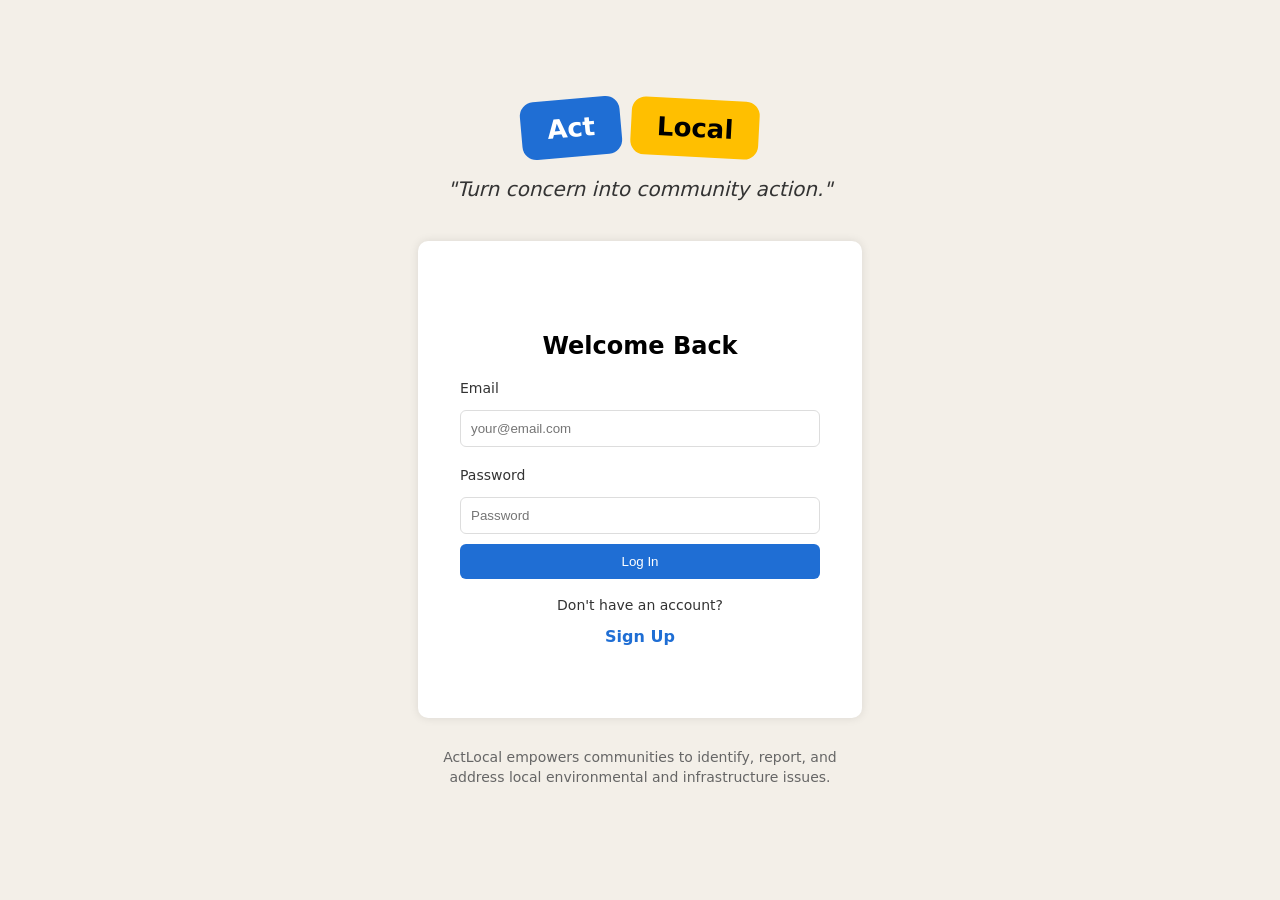
<file: index.html>
<!DOCTYPE html>
<html>

<head>
    <meta name="viewport" content="width=device-width, initial-scale=1.0">
    <title>ActLocal Login</title>
    <link rel="stylesheet" href="./style.css">
</head>

<body class="center">

    <div class="logo">
        <span class="act-logo">Act</span>
        <span class="local-logo">Local</span>
    </div>

    <p class="quote">"Turn concern into community action."</p>

    <div class="card">

        <h2>Welcome Back</h2>

        <form onsubmit="login(event)">

            <label for="email">Email</label>
            <input
                type="email"
                id="loginEmail"
                placeholder="your@email.com"
                required
            >

            <label for="password">Password</label>
            <input
                type="password"
                id="loginPassword"
                placeholder="Password"
                required
            >

            <button type="submit">Log In</button>

        </form>

        <p class="signup-text">Don't have an account?</p>
        <a href="signup.html" class="signup-link">Sign Up</a>

    </div>

    <div id="loginOtpModal" class="modern-modal">

    <div class="modern-modal-box">

        <h2>Verify OTP</h2>
        <p id="loginOtpPhone"></p>

        <div class="otp-container">
    <input type="text" maxlength="1" class="signup-otp-input login-otp-input">
    <input type="text" maxlength="1" class="signup-otp-input login-otp-input">
    <input type="text" maxlength="1" class="signup-otp-input login-otp-input">
    <input type="text" maxlength="1" class="signup-otp-input login-otp-input">
    <input type="text" maxlength="1" class="signup-otp-input login-otp-input">
    <input type="text" maxlength="1" class="signup-otp-input login-otp-input">
</div>

        <p id="loginOtpTimer" class="otp-timer"></p>

<button onclick="resendLoginOTP()" class="btn-light" id="resendLoginBtn" style="display:none;">
    Resend OTP
</button>

        <div class="modern-actions">
            <button onclick="verifyLoginOTP()" class="btn-primary">Verify</button>
            <button onclick="closeLoginOTP()" class="btn-light">Cancel</button>
        </div>

    </div>

</div>

    <p class="footer-text">
        ActLocal empowers communities to identify, report, and address local environmental and infrastructure issues.
    </p>

    <script src="./script.js"></script>

</body>

</html>
</file>
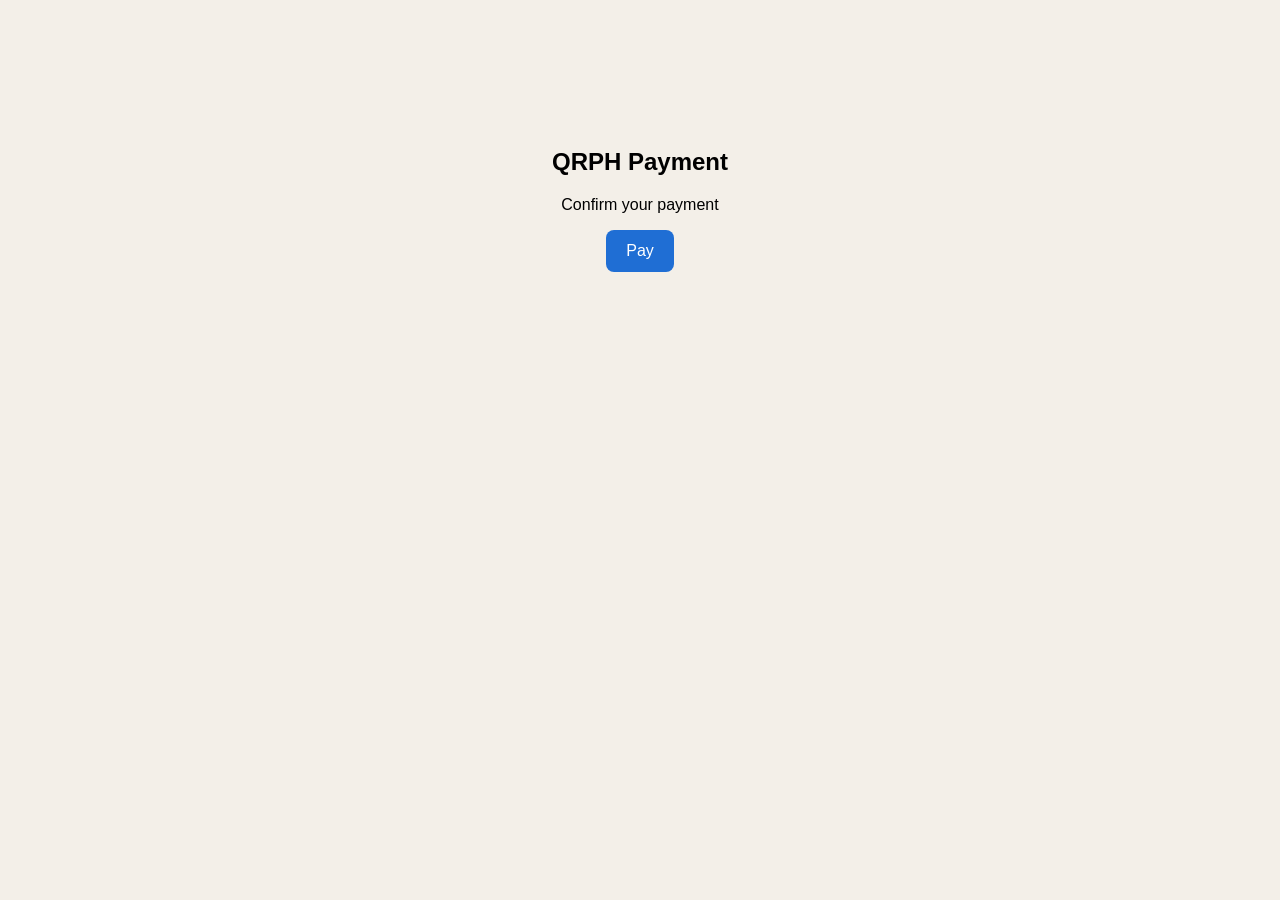
<file: qrpay.html>
<!DOCTYPE html>
<html>

<head>
    <meta name="viewport" content="width=device-width, initial-scale=1.0">
<title>QRPH Payment</title>

<style>

body{
font-family:Arial;
text-align:center;
padding-top:120px;
background:#f3efe8;
transition:background 0.3s,color 0.3s;
}

button{
padding:12px 20px;
font-size:16px;
background:#1f6ed4;
color:white;
border:none;
border-radius:8px;
cursor:pointer;
transition:background 0.2s;
}

button:hover{
background:#1858aa;
}

/* DARK MODE */

body.dark{
background:#0f172a;
color:#f1f5f9;
}

body.dark button{
background:#2563eb;
}

body.dark button:hover{
background:#1d4ed8;
}

</style>

</head>

<body>

<h2>QRPH Payment</h2>
<p>Confirm your payment</p>

<button onclick="payNow()">Pay</button>

<script>

/* load theme from settings */
let theme = localStorage.getItem("theme");

if(theme === "dark"){
document.body.classList.add("dark");
}

function payNow(){
window.location.href = "home.html?payment=success";
}

</script>

</body>
</html>
</file>
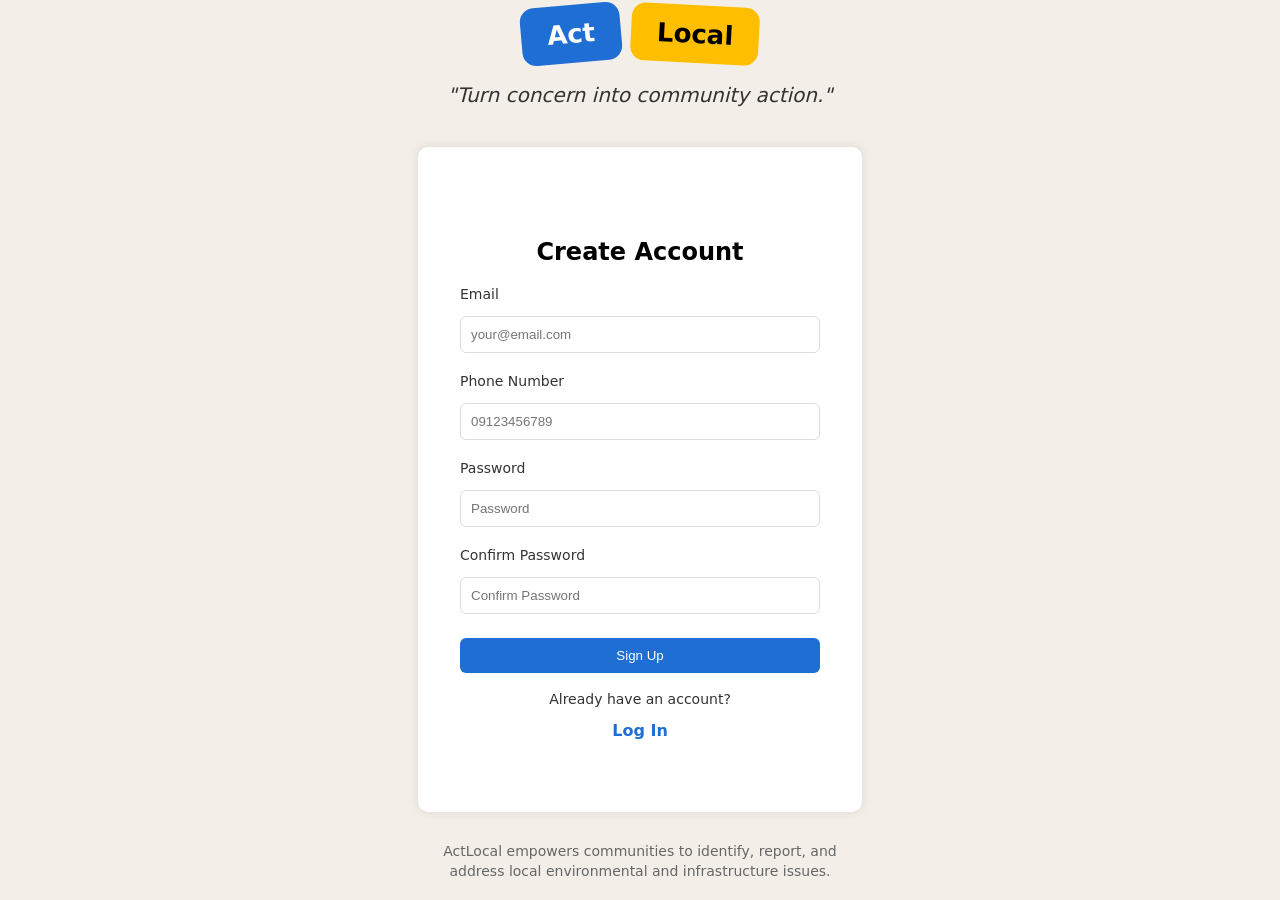
<file: signup.html>
<!DOCTYPE html>
<html>

<head>
    <meta name="viewport" content="width=device-width, initial-scale=1.0">
    <title>ActLocal Sign Up</title>
    <link rel="stylesheet" href="./style.css">
</head>

<body class="center">

    <div class="logo">
        <span class="act-logo">Act</span>
        <span class="local-logo">Local</span>
    </div>

    <p class="quote">"Turn concern into community action."</p>

    <div class="card">

        <h2>Create Account</h2>

        <form onsubmit="signup(event)">

            <label for="email">Email</label>
            <input
                type="email"
                id="signupEmail"
                placeholder="your@email.com"
                required
            >

            <label>Phone Number</label>
            <input 
                type="tel" 
                id="signupPhone" 
                placeholder="09123456789" 
                required
            >
            
            <label for="password">Password</label>
            <input
                type="password"
                id="signupPassword"
                placeholder="Password"
                required
                minlength="6"
            >

            <label for="confirm">Confirm Password</label>
            <input
                type="password"
                id="confirmPassword"
                placeholder="Confirm Password"
                required
            >

            <p id="error-message" class="error"></p>

            <button type="submit">Sign Up</button>

        </form>

        <p class="signup-text">Already have an account?</p>
        <a href="index.html" class="signup-link">Log In</a>

    </div>

    <p class="footer-text">
        ActLocal empowers communities to identify, report, and address local environmental and infrastructure issues.
    </p>

    <!-- SIGNUP OTP MODAL -->
    <div id="signupOtpModal" class="modern-modal">

    <div class="modern-modal-box">

    <h2>Verify Phone Number</h2>

    <p>Enter the OTP sent to your phone</p>

    <div class="otp-container">
    <input type="text" maxlength="1" class="signup-otp-input">
    <input type="text" maxlength="1" class="signup-otp-input">
    <input type="text" maxlength="1" class="signup-otp-input">
    <input type="text" maxlength="1" class="signup-otp-input">
    <input type="text" maxlength="1" class="signup-otp-input">
    <input type="text" maxlength="1" class="signup-otp-input">
</div>

<!-- ⏱ TIMER -->
<p id="signupOtpTimer" style="text-align:center; margin-top:10px;">
    OTP expires in 60 seconds
</p>
<!-- 🔁 RESEND -->
<p style="text-align:center;">
    Didn’t receive code? 
    <span 
        onclick="resendSignupOTP()" 
        style="color:#007bff; cursor:pointer; font-weight:500;"
    >
        Resend
    </span>
</p>

    

    <div class="modern-actions">

    <button class="btn-light" onclick="closeSignupOTP()">Cancel</button>

    <button class="btn-primary" onclick="verifySignupOTP()">Verify</button>

    </div>

    </div>
    </div>

    

    <script src="./script.js"></script>

</body>

</html>
</file>
<file: style.css>
body{
    font-family:Arial;
    background:#f3efe8;
    margin:0;
    font-family: "Geist", "Geist Fallback", system-ui, -apple-system, sans-serif;
}

/* Smooth theme transition */
body,
.navbar,
.post,
.profile-content,
.post-content,
.comment-modal-content,
.modern-modal-box,
.activity-box,
.comment-bubble,
input,
textarea,
button{
transition: 
background 0.35s ease,
color 0.35s ease,
border-color 0.35s ease,
box-shadow 0.35s ease;
}

.center{
    display:flex;
    flex-direction:column;
    align-items:center;
    justify-content:center;
    height:100vh;
}

/* Login/Signup Page */
.logo{
    display:flex;
    justify-content:center;
    align-items:center;
    gap:10px;
    margin-bottom:30px;
}

.act-logo{
    background:#1f6ed4;
    color:white;
    padding:14px 26px;
    font-weight:bold;
    font-size:26px;
    border-radius:14px;
    transform:rotate(-5deg);
}

.local-logo{
    background:#ffbf00;
    color:black;
    padding:14px 26px;
    font-weight:bold;
    font-size:26px;
    border-radius:14px;
    transform:rotate(3deg);
}

.quote{
    text-align:center;
    margin-top:-10px;   
    color:#333;
    font-style:italic;
    font-size: 20px;
    font-weight: 400;
}

.card{
    background:white;
    padding:72px;
    border-radius:10px;
    width:300px;
    text-align:center;
    box-shadow:0 0 10px rgba(0,0,0,0.1);
    margin-top: 20px;
}

.card input,
.card select,
.card textarea{ 
    width:120%;
    padding:10px;
    margin:10px 0;
    border:1px solid #ddd;
    border-radius:6px;
    box-sizing:border-box;
    position:relative;
    left:50%;
    transform:translateX(-50%);
}

.card label{
    display:block;
    text-align:left;
    font-size:14px;
    margin-top:10px;
    margin-bottom:4px;
    color:#333;
    width:120%;               
    position:relative;
    left:50%;
    transform:translateX(-50%); 
}

.card button{
    background:#1f6ed4;
    color:white;
    border:none;
    padding:10px;
    border-radius:6px;
    cursor:pointer;
    width:120%;
    position:relative;
    left:50%;
    transform:translateX(-50%);
}

.signup-text{
    text-align:center;
    margin-top:18px;
    font-size:14px;
    color:#333;
}

.signup-link{
    display:block;
    text-align:center;
    color:#1F6ED4;
    font-weight:500;
    margin-top:6px;
    text-decoration:none;
    font-weight: bold;
}

.signup-link:hover{
    text-decoration:underline;   
}
.footer-text{
    text-align:center;
    font-size:14px;
    color:#666;
    max-width:420px;
    margin-top:30px;
    line-height:1.4;
}

.error{
    color:red;
    font-size:14px;
}
/*======================================================*/

/* Home Page */
.home-logo{
    margin-bottom:0;
    gap:8px;
}

.home-logo .act-logo{
    padding:8px 16px;
    font-size:18px;
    transform: rotate(1deg);
}

.home-logo .local-logo{
    padding:8px 16px;
    font-size:18px;
    transform: rotate(-10deg);
}

.navbar{
display:flex;
justify-content:space-between;
align-items:center;
padding:15px 40px;
background:white;
border-bottom:1px solid #eee;

position:sticky;
top:0;
z-index:1000;
}

#bioCounter{
font-size:12px;
color:#666;
text-align:right;
}

.profile-modal,
.comment-modal,
.delete-comment-modal,
.modern-modal,
.image-viewer{
z-index: 2000;
}


#bioCounter.limit{
color:red;
}

#profileBio{
resize: none;
}

#profileBio{
resize: none;
height: 80px;
overflow-y: auto;
}

.nav-actions{
display:flex;
align-items:center;
gap:12px;
overflow-x:auto;
scrollbar-width:none;
}

.nav-actions::-webkit-scrollbar{
display:none;
}

.nav-item{
    display:flex;
    align-items:center;
    color:#333;
    font-size:15px;
    font-weight:500;
    cursor:pointer;
    padding:6px 10px;
    border-radius:6px;
    transition:0.2s;
}

.nav-item:hover{
    background:#ffbf00;
    color:#000;
}

.nav-item svg{
    width:20px;
    height:18px;
    stroke-width:2;
}

.post-btn{
    background:#1f6ed4;
    color:white;
    border:none;
    padding:8px 14px;
    border-radius:6px;
    cursor:pointer;
}

.feed{
max-width:650px;
width:95%;
margin:20px auto;
}

.post{
    background:white;
    padding:20px;
    border-radius:12px;
    box-shadow:0 2px 10px rgba(0,0,0,0.08);
    margin-bottom:25px;
}

.post-header{
display:flex;
justify-content:space-between;
align-items:center;
margin-bottom:8px; /* reduce space */
}


.post-content{
background:white;
padding:25px;
border-radius:12px;
width:420px;
max-height:90vh;
overflow-y:auto;
}

.post-header{
display:flex;
justify-content:space-between;
align-items:center;
margin-bottom:15px;
}

.post-header h2{
font-size:20px;
}

/* Upload box */

.upload-box{
border:2px dashed #ddd;
border-radius:10px;
padding:25px;
text-align:center;
cursor:pointer;
color:#777;
margin-top:6px;
transition:0.2s;
}

.upload-box:hover{
border-color:#1f6ed4;
background:#f8fbff;
}

.upload-box svg{
width:28px;
height:28px;
margin-bottom:6px;
}

/* Post actions */

.post img{
width:100%;
border-radius:8px;
margin-top:10px;
object-fit:cover;
max-height:300px;
}

.post-actions{
display:flex;
align-items:center;
justify-content:space-between;
}

.post-actions button{
flex:1;
display:flex;
justify-content:center;
align-items:center;
gap:6px;
padding:8px 0;
}

.change-number-btn{
margin-top:8px;
background:none;
border:none;
color:#007bff;
cursor:pointer;
font-size:13px;
}

.modern-input:disabled {
    background-color: #f5f5f5;
    color: #555;
    border: 1px solid #ddd;
    cursor: not-allowed;
}

.post-menu{
flex:0;
margin-left:10px;
}

.post-actions button:hover{
background:#ffbf00;
border-radius:6px;
}

.cancel-btn{
flex:1;
background:#f3f3f3;
border:1px solid #ddd;
padding:10px;
border-radius:6px;
cursor:pointer;
}

.cancel-btn:hover{
background:#e9e9e9;
}

.submit-post{
flex:1;
background:#1f6ed4;
color:white;
border:none;
padding:10px;
border-radius:6px;
cursor:pointer;
transition: 0.2s;
}

body.dark .submit-post{
    background: #ffbf00;
    color: #000;
}

.submit-post:hover{
background:#1858aa;
}

.time{
    color:#888;
    font-size:12px;
}

.tag{
    margin-left:auto;
    background:#ffeaa7;
    padding:4px 10px;
    border-radius:8px;
    font-size:12px;
}

.post img{
    width:100%;
    border-radius:8px;
    margin-top:10px;
}

.post-actions{
    display:flex;
    justify-content:space-between;
    margin-top:10px;
    font-size:13px;
    color:#555;
}

.donate{
    color:#f39c12;
    font-weight:bold;
}

.empty-feed{
    text-align:center;
    color:#777;
    margin-top:40px;
    font-size:14px;
}

.post-item{
    display:flex;
    gap:4px;
}

.post-content{
background:white;
padding:18px 22px; /* reduced padding */
border-radius:12px;
width:420px;
max-height:90vh;
overflow-y:auto;
}

.post-header{
display:flex;
justify-content:space-between;
align-items:center;
margin-bottom:6px; /* reduced space */
}

.post-header h2{
font-size:20px;
margin:0; /* remove default h2 spacing */
}

.post-content label{
font-size:14px;
font-weight:500;
display:block;
margin-top:6px;   /* tighter spacing */
margin-bottom:2px;
}

.post-content input,
.post-content textarea,
.post-content select{
width:100%;
padding:10px;
border:1px solid #ddd;
border-radius:6px;
margin-top:2px;
margin-bottom:8px;
font-size:14px;
}

/* Upload Image Box */

.upload-box{
border:2px dashed #ddd;
border-radius:10px;
padding:25px;
text-align:center;
cursor:pointer;
color:#777;
margin-top:6px;
transition:0.2s;
}

.upload-box:hover{
border-color:#1f6ed4;
background:#f8fbff;
}

.upload-box svg{
width:28px;
height:28px;
margin-bottom:6px;
}

/* Post Buttons */

.post-buttons{
display:flex;
gap:10px;
margin-top:15px;
}

.cancel-post{
flex:1;
background:#f3f3f3;
border:1px solid #ddd;
padding:10px;
border-radius:6px;
cursor:pointer;
transition: 0.2s;
}

.cancel-post:hover{
background:#ffbf00;
}

body.dark .cancel-post:hover{
background:#1f6ed4;
color: white;
}

.submit-post{
flex:1;
background:#1f6ed4;
color:white;
border:none;
padding:10px;
border-radius:6px;
cursor:pointer;
}

.submit-post:hover{
background:#1858aa;
}

/* POST FORM ALIGNMENT FIX */

.post-content form{
display:flex;
flex-direction:column;
}

.post-preview{
width:100%;
margin-top:10px;
border-radius:8px;
display:none;
object-fit:cover;
max-height:250px;
}

.post-content input,
.post-content textarea,
.post-content select{
width:100%;
padding:10px;
border:1px solid #ddd;
border-radius:6px;
box-sizing:border-box;
margin-bottom:10px;
}

.post-content textarea{
resize:none;
height:100px;
}

.custom-select{
position:relative;
width:100%;
}

.select-btn{
display:flex;
justify-content:space-between;
align-items:center;
border:1px solid #ddd;
border-radius:8px;
padding:10px;
cursor:pointer;
background:white;
transition:0.2s;
}

.select-btn:hover{
border-color:#1f6ed4;
}

.upload-box{
position:relative;
border:2px dashed #ddd;
border-radius:10px;
padding:25px;
text-align:center;
cursor:pointer;
color:#777;
margin-top:6px;
transition:0.2s;
overflow:hidden;
}

.upload-box:hover{
border-color:#1f6ed4;
background:#f8fbff;
}

#uploadText{
pointer-events:none;
}

/* IMAGE PREVIEW */

#imagePreview{
width:100%;
height:100%;
object-fit:cover;
border-radius:8px;
display:none;
}

/* REMOVE BUTTON */

#removeImageBtn{
position:absolute;
top:8px;
right:8px;
background:rgba(0,0,0,0.6);
color:white;
border:none;
border-radius:50%;
width:28px;
height:28px;
cursor:pointer;
display:none;
}

/* dropdown list */

.select-options{
position:absolute;
top:105%;
left:0;
width:100%;
background:white;
border-radius:8px;
box-shadow:0 8px 20px rgba(0,0,0,0.1);

max-height:0;
overflow:hidden;

opacity:0;
transform:translateY(-10px);

transition:all 0.25s ease;
z-index:10;
}

.select-options.active{
max-height:260px;
overflow-y:auto;
padding:5px 0;
opacity:1;
transform:translateY(0);
}

.hidden-input{
position:absolute;
opacity:0;
pointer-events:none;
height:0;
width:0;
}

.category-validator{
position:absolute;
top:0;
left:0;
width:100%;
height:100%;
opacity:0;
pointer-events:none;
}

.select-options.active{
max-height:250px;
padding:5px 0;
}

.post-actions button{
display:flex;
align-items:center;
gap:6px;
background:none;
border:none;
cursor:pointer;
font-size:14px;
color:#555;
}

.like-btn{
display:flex;
align-items:center;
gap:6px;
background:none;
border:none;
cursor:pointer;
font-size:14px;
color:#555;
transition:0.2s;
}

.like-btn:hover,
.donate-btn:hover{
background:#ffbf00;
}

body.dark .like-btn:hover,
body.dark .donate-btn:hover{
background:#1f6ed4;
color:white;
}

body.dark .active-item:hover,
body.dark .user-item:hover,
body.dark .post-item:hover{
    background:#1f6ed4;
}

/* Force same hover color for post actions */
.post-actions button:hover{
background:#ffbf00 !important;
color:#000;
}

body.dark .post-actions button:hover{
background:#1f6ed4 !important;
color:white;
}

#postModal{
z-index:4000;
}

.like-btn svg{
width:18px;
height:18px;
transition:0.2s;
}

.like-btn.liked{
color:#e63946;
}

.like-btn.liked svg{
fill:#e63946;
stroke:#e63946;
animation:heartPop 0.3s ease;
}

@keyframes heartPop{
0%{transform:scale(1);}
50%{transform:scale(1.4);}
100%{transform:scale(1);}
}

/* comment section */

.comment-section{
margin-top:10px;
border-top:1px solid #eee;
padding-top:10px;
}

.comment-item{
display:flex;
align-items:flex-start;
gap:8px;
margin-top:6px;
}


.comment-item .comment-avatar{
width:28px;
height:28px;
border-radius:50%;
background:#c8d9f1;
display:flex;
align-items:center;
justify-content:center;
font-weight:bold;
overflow:hidden;
}

.comment-item .comment-avatar img{
width:100%;
height:100%;
object-fit:cover;
}

.comment-item .comment-bubble{
background:#f0f2f5;
border-radius:16px;
padding:6px 10px;
font-size:13px;
max-width:85%;
}

.comment-item strong{
display:block;
font-size:12px;
margin-bottom:2px;
}
/* comment input */

.comment-input-box{
display:flex;
align-items:center;
gap:8px;
margin-top:8px;
}

.comment-input-box input{
width:100%;
border:none;
background:#f0f2f5;
padding:10px 14px;
border-radius:20px;
outline:none;
font-size:14px;
height:34px;
}

.comment-input-box button{
background:none;
border:none;
cursor:pointer;
}

.comment-input-box svg{
width:18px;
height:18px;
color:#1f6ed4;
}

.comment-count{
color:#65676b;
cursor:pointer;
font-size:13px;
}

.comment-count:hover{
text-decoration:underline;
}

/* COMMENT MODAL */

.comment-modal{
display:none;
position:fixed;
top:0;
left:0;
width:100%;
height:100%;
background:rgba(0,0,0,0.7);
justify-content:center;
align-items:center;
}

.comment-modal-content{
background:white;
width:600px;
height:85vh;
border-radius:12px;
display:flex;
flex-direction:column;
overflow:hidden;
}

.comment-heart{
cursor:pointer;
display:flex;
align-items:center;
}

.comment-heart svg{
width:14px;
height:14px;
}

.comment-heart.comment-liked svg{
fill:#e63946;
stroke:#e63946;
animation:heartPop 0.25s ease;
}

.time{
color:#888;
font-size:12px;
white-space:nowrap;
}

.comment-like-count{
font-size:12px;
color:#65676b;
}

@keyframes heartPop{
0%{transform:scale(1);}
50%{transform:scale(1.3);}
100%{transform:scale(1);}
}

/* POST MENU */

.post-menu{
position:relative;
}

.post-dots{
cursor:pointer;
display:flex;
align-items:center;
}

.post-dots svg{
width:20px;
height:20px;
}

.post-dropdown{
position:absolute;
right:0;
top:24px;
background:white;
border-radius:8px;
box-shadow:0 4px 12px rgba(0,0,0,0.15);
display:none;
min-width:150px;
z-index:20;
}

.post-dropdown div{
padding:10px 12px;
cursor:pointer;
display:flex;
align-items:center;
gap:8px;
font-size:14px;
}

.post-dropdown div:hover{
background:#f3f3f3;
}

.post-dropdown svg{
width:16px;
height:16px;
}

.modal-header{
display:flex;
justify-content:center;
align-items:center;
position:relative;
padding:12px;
border-bottom:1px solid #eee;
background:white;
font-weight:600;
}

.modal-header h3{
margin:0;
font-size:18px;
font-weight:600;
}

.close-modal{
position:absolute;
right:15px;
cursor:pointer;
font-size:20px;
}

.modal-scroll{
flex:1;
overflow-y:auto;
padding:15px;
}

.modal-comment-input{
display:flex;
align-items:center;
gap:10px;
padding:10px 15px;
border-top:1px solid #eee;
background:white;
}

/* modal post header */

.modal-post-header{
display:flex;
align-items:center;
gap:10px;
margin-bottom:10px;
}

.modal-avatar{
width:40px;
height:40px;
border-radius:50%;
background:#c8d9f1;
display:flex;
align-items:center;
justify-content:center;
font-weight:bold;
overflow:hidden;
}

.modal-avatar img{
width:100%;
height:100%;
object-fit:cover;
}

.modal-post-user{
display:flex;
flex-direction:column;
}

.modal-post-user strong{
font-size:15px;
}

.modal-post-image{
width:100%;
max-height:350px;
object-fit:cover;
border-radius:8px;
margin-top:10px;
display:block;
}

.post-image{
cursor:pointer;
transition:0.2s;
}

.modal-post-image{
cursor:pointer;
transition:0.25s ease;
}

.post-image:hover{
opacity:0.9;
}

.image-viewer img{
max-width:90%;
max-height:90%;
object-fit:contain;
border-radius:8px;
transition:transform 0.1s ease;
cursor:grab;
user-select:none;
}

.image-viewer img:active{
cursor:grabbing;
}

.no-scroll{
overflow:hidden;
height:100vh;
}

.modal-post-title{
font-size:18px;
font-weight:600;
margin:8px 0;
}

/* ================= CATEGORY ACTIVE (PC) ================= */

/* Default active (All / Other) */
.nav-item.active{
background:#ffbf00;
color:#000;
border-radius:6px;
}

/* Water */
.nav-item.waterpollution.active{
background:#38bdf8;
color:#083344;
}

/* Air */
.nav-item.airpollution.active{
background:#cbd5f5;
color:#1e293b;
}

/* Waste */
.nav-item.wastemanagement.active{
background:#86efac;
color:#14532d;
}

/* Infrastructure */
.nav-item.infrastructure.active{
background:#fcd34d;
color:#111827;
}

/* Coastal */
.nav-item.coastaldegradation.active{
background:#7dd3fc;
color:#0c4a6e;
}

/* Climate */
.nav-item.climateresilience.active{
background:#4ade80;
color:#052e16;
}

/* Fire */
.nav-item.firehazard.active{
background:#f87171;
color:#7f1d1d;
}

/* Flood */
.nav-item.flooddrainage.active{
background:#60a5fa;
color:#1e3a8a;
}

/* Other */
.nav-item.other.active{
background:#ffbf00;
color:#000;
}

body.dark .other.active,
body.dark .nav-item.active{
    color: #000;
}

/* DARK MODE: ALL category active */
body.dark .nav-item.all.active{
background:#1f6ed4 !important;
color:#000 !important;
}


body.dark .nav-item.all.active svg{
stroke:#000 !important;
}


/* DARK MODE HOVER TEXT COLOR */
body.dark .nav-item:hover,
body.dark .post-btn:hover{
color:#000;
}

/* DARK MODE FIX - ALL category should stay blue */
body.dark .category-nav .nav-item.all.active{
background:#1f6ed4 !important;
color:white !important;
}


/* icon stroke color */
body.dark .nav-item:hover svg,
body.dark .post-btn:hover svg{
stroke:#000;
}
/* comment row */

.comment-row{
display:flex;
align-items:flex-start;
gap:8px;
margin:10px 0;
}

/* avatar */

.comment-avatar{
width:32px;
height:32px;
border-radius:50%;
background:#c8d9f1;
display:flex;
align-items:center;
justify-content:center;
font-weight:bold;
overflow:hidden;
}

.comment-avatar img{
width:100%;
height:100%;
object-fit:cover;
}

/* comment bubble */

.comment-bubble{
background:#f0f2f5;
border-radius:18px;
padding:8px 12px;
max-width:80%;
font-size:14px;
}

.comment-bubble strong{
font-size:13px;
display:block;
margin-bottom:2px;
}

.comment-text{
font-size:14px;
}

/* comment input container */

.comment-input-container{
display:flex;
align-items:center;
gap:8px;
margin-top:10px;
}

/* user avatar */

.comment-user-avatar{
width:34px;
height:34px;
border-radius:50%;
background:#c8d9f1;
display:flex;
align-items:center;
justify-content:center;
font-weight:bold;
overflow:hidden;
flex-shrink:0;
}

.comment-user-avatar img{
width:100%;
height:100%;
object-fit:cover;
}

/* comment input */

.comment-input-box{
flex:1;
}

.comment-meta{
margin-top:4px;
font-size:12px;
color:#65676b;
display:flex;
gap:8px;
align-items:center;
}

.comment-like{
cursor:pointer;
font-weight:600;
}

.comment-like:hover{
text-decoration:underline;
}

.comment-liked{
color:#1f6ed4;
}

.comment-like-count{
font-size:12px;
color:#65676b;
}

.view-more-comments{
font-size:13px;
color:#65676b;
cursor:pointer;
margin-top:5px;
}

.view-more-comments:hover{
text-decoration:underline;
}

.comment-delete{
cursor:pointer;
margin-left:8px;
color:#888;
}

.comment-delete:hover{
color:#e53935;
}

/* COMMENT MENU */

.comment-menu{
position:relative;
margin-left:6px;
}

.comment-dots{
cursor:pointer;
display:flex;
align-items:center;
}

.comment-dots svg{
width:18px;
height:18px;
color:#65676b;
}

.comment-dropdown{
position:absolute;
right:0;
top:22px;
background:white;
border-radius:8px;
box-shadow:0 4px 12px rgba(0,0,0,0.15);
display:none;
min-width:180px;
z-index:20;
}

.comment-dropdown div{
padding:10px 12px;
cursor:pointer;
display:flex;
align-items:center;
gap:8px;
font-size:14px;
white-space:nowrap; /* prevents line break */
}

.comment-dropdown div:hover{
background:#f3f3f3;
}

.comment-dropdown svg{
width:16px;
height:16px;
}

.edit-comment-input{
width:90%;
border:none;
background:#fff;
border-radius:6px;
padding:6px 8px;
font-size:14px;
outline:2px solid #1f6ed4;
}

.edit-actions{
display:flex;
gap:6px;
margin-top:5px;
}

.edit-actions button{
background:#1f6ed4;
color:white;
border:none;
padding:4px 8px;
border-radius:4px;
cursor:pointer;
font-size:12px;
}

body.dark .select-btn{
background:#0f172a;
color:#f1f5f9;
border:1px solid #475569;
}

/* Category dropdown menu */
body.dark .select-options{
background:#1e293b;
border:1px solid #334155;
}

/* Category items */
body.dark .select-options div{
color:#f1f5f9;
}

.edit-actions button:last-child{
background:#999;
}

/* DELETE COMMENT MODAL */

.delete-comment-modal{
display:none;
position:fixed;
top:0;
left:0;
width:100%;
height:100%;
background:rgba(0,0,0,0.6);
justify-content:center;
align-items:center;
z-index:4000;
}

/* 3 dots hover effect */
.post-dots,
.comment-dots{
cursor:pointer;
padding:4px;
border-radius:6px;
transition:background 0.2s;
}

.post-dots:hover,
.comment-dots:hover{
background:#e5e7eb;
}

body.dark .post-dots:hover,
body.dark .comment-dots:hover{
background:#334155;
}

.delete-comment-box{
background:white;
padding:25px;
border-radius:12px;
width:320px;
text-align:center;
}

.delete-comment-box h3{
margin-bottom:10px;
}

.delete-comment-box p{
font-size:14px;
color:#555;
margin-bottom:20px;
}

.delete-comment-actions{
display:flex;
justify-content:center;
gap:10px;
}

.cancel-delete{
background:#f3f3f3;
border:1px solid #ddd;
padding:8px 16px;
border-radius:6px;
cursor:pointer;
}

.confirm-delete{
background:#e53935;
color:white;
border:none;
padding:8px 16px;
border-radius:6px;
cursor:pointer;
}

.confirm-delete:hover{
background:#c62828;
}

.post-actions svg{
width:18px;
height:18px;
}

/* option items */

.select-options div{
padding:10px 12px;
cursor:pointer;
transition:0.15s;
}

.select-options div:hover{
background:#ffbf00;
color:black;
border-radius:6px;
margin:0 6px;
}

.save-btn.saved{
background:#22c55e;
color:white;
transform:scale(0.95);
}

.upload-error{
border:2px solid #ef4444 !important;
background:#fee2e2;
transition:all 0.3s ease;
}
/* Profile */

.profile-modal{
    display:none;
    position:fixed;
    top:0;
    left:0;
    width:100%;
    height:100%;
    background:rgba(0,0,0,0.4);
    align-items:center;
    justify-content:center;
}

.profile-content{
    background:white;
    padding:15px 25px 25px 25px; /* less top padding */
    border-radius:12px;
    width:420px;
    max-height:90vh;
    overflow-y:auto;
}

.profile-header{
display:flex;
justify-content:space-between;
align-items:center;
margin-bottom:15px;
}

.close-btn{
    cursor:pointer;
    font-size:18px;
}

.profile-avatar{
width:110px;
height:110px;
border-radius:50%;
background:#c8d9f1;
display:flex;
align-items:center;
justify-content:center;
position:relative;
overflow:hidden;
margin:auto;
cursor:pointer;
flex-shrink:0;
aspect-ratio:1/1;
}

.profile-info h3{
    text-align:center;
    margin-bottom:4px;
}

.profile-email{
    text-align:center;
    color:#777;
    margin-bottom:20px;
}

.profile-actions{
    display:flex;
    flex-direction:column;
    gap:10px;
    margin-top:15px;
}

.settings-btn{
    color:black;
}

.logout-btn{
    color:red;
}


.save-btn{
    color: black;
    transition:all 0.25s ease;
}

.savesettings-btn{
    margin-top: 10px;
}

.settings-btn,
.logout-btn,
.save-btn{
width:100%;
background:white;
border:1px solid #ddd;
display:flex;
align-items:center;      
justify-content:center;  
gap:8px;                 
padding:10px;
cursor:pointer;
}

.settings-btn svg{
width:18px;
height:18px;
}

.logout-btn svg{
width:20px;
height:20px;
}

.settings-btn:hover,
.save-btn:hover,
.logout-btn:hover{
    background: #ffbf00;
    transition:0.2s;
    color: black;
}

.save-btn.saved{
background:#22c55e;
color:white;
transform:scale(0.95);
}

.profile-content input:not([type="checkbox"]),
.profile-content textarea{
    width:100%;
    padding:10px;
    margin:8px 0;
    border:1px solid #ddd;
    border-radius:6px;
    box-sizing:border-box;
    position:static;
    transform:none;
}

.profile-content label:not(.theme-switch){
    display:block;
    text-align:left;
    font-size:14px;
    margin-top:10px;
    margin-bottom:4px;
    color:#333;
    width:100%;
    position:static;
    transform:none;
    font-weight: 500;
}

.activity{
    display:flex;
    justify-content:space-between;
    gap:10px;
    margin:15px 0;
}

.activity-title{
    font-weight: 500;
}

.activity-box{
    flex:1;
    background:#f5f5f5;
    padding:12px;
    border-radius:8px;
    text-align:center;
}

.activity-box strong{
    display:block;
    font-size:18px;
}

.activity-box:nth-child(1) strong{
color:#1f6ed4; 
}

.activity-box:nth-child(2) strong{
color:#27ae60;
}

.activity-box:nth-child(3) strong{
color:#f39c12; 
}

.activity-box span{
    font-size:12px;
    color:#666;
}

hr{
border:0;
border-top:2px solid #ddd;
}



.profile-info h3{
text-align:center;
margin-bottom:2px;   /* reduces space below the name */
}

.profile-email{
text-align:center;
color:#777;
margin-top:0;        /* removes extra space above email */
margin-bottom:10px;  /* space before the next section */
}

.profile-avatar-container{
display:flex;
justify-content:center;
align-items:center;
margin-bottom:15px;
}

.profile-avatar{
width:110px;
height:110px;
border-radius:50%;
background:#c8d9f1;
display:flex;
align-items:center;
justify-content:center;
position:relative;
overflow:hidden;
margin:auto;
cursor:pointer;
flex-shrink:0;
}

.profile-avatar img{
width:100%;
height:100%;
object-fit:cover;
border-radius:50%;
display:none;
}

#profileAvatar{
font-size:28px;
font-weight:bold;
color:#333;
}

.avatar-overlay{
position:absolute;
top:0;
left:0;
width:100%;
height:100%;
border-radius:50%;
background:rgba(0,0,0,0.55);

display:flex;
flex-direction:column;
align-items:center;
justify-content:center;

color:white;
font-size:12px;
text-align:center;

opacity:0;
pointer-events:none;
transition:opacity 0.25s ease;
}

.profile-avatar:hover .avatar-overlay{
opacity:1;
}

.profile-avatar label{
all:unset;
}

.avatar-overlay svg{
margin-top:5px;
width:22px;
height:22px;
}

#imageUpload{
display:none;
}

/* Settings */
.settings-section{
font-size:14px;
font-weight:600;
margin-top:10px;
margin-bottom:8px;
color:#444;
}

.profile-info select{
width:100%;
padding:10px;
border:1px solid #ddd;
border-radius:6px;
margin-bottom:10px;
background:white;
}

/* OTP SECTION */

.otp-container{
margin-top:10px;
}

.signup-otp-container{
display:flex;
justify-content:center;
gap:10px;
margin-top:20px;
}
.post-video {
    width: 100%;
    max-height: 400px;
    object-fit: cover;
    border-radius: 10px;
    display: block;
}
.signup-otp-input{
width:45px;
height:55px;
font-size:22px;
text-align:center;
border:2px solid #ddd;
border-radius:10px;
outline:none;
transition:0.2s;
}
.modal-post-video {
    width: 100%;
    max-height: 70vh; /* taller than feed */
    object-fit: contain; /* IMPORTANT: no cropping */
    border-radius: 10px;
    display: block;
}
.progress-bar {
    width: 100%;
    height: 8px;
    background: #eee;
    border-radius: 5px;
    margin-top: 5px;
}

.nav-item.completed.active{
    background:#22c55e;
    color:#052e16;
}

.tag.completed{
    background:#22c55e;
    color:#052e16;
}

.progress-fill {
    height: 100%;
    background: #4caf50;
    border-radius: 5px;
}

.signup-otp-input:focus{
border-color:#4CAF50;
box-shadow:0 0 5px rgba(76,175,80,0.4);
}

.signup-otp-input.filled{
border-color:#4CAF50;
}

.phone-row{
display:flex;
gap:8px;
}

.verify-btn{
background:#1f6ed4;
color:white;
border:none;
margin-top: 10px;
height: 40px;
padding:0 12px;
border-radius:6px;
cursor:pointer;
}

body.dark .verify-btn{
    background: #ffbf00;
    color: #000;
}

.verify-btn:hover{
background:#1858aa;
}

.otp-section{
margin-top:15px;
}

.otp-section{
margin-top:15px;
}

.otp-boxes{
display:flex;
gap:8px;
margin:10px 0;
}

.otp-input{
width:40px;
height:45px;
text-align:center;
font-size:18px;
border:1px solid #ddd;
border-radius:6px;
}

.otp-input:focus{
border-color:#1f6ed4;
outline:none;
}

.otp-actions{
display:flex;
gap:10px;
}

.resend-btn{
background:#f5f5f5;
border:1px solid #ddd;
padding:8px 12px;
border-radius:6px;
cursor:pointer;
}

.otp-timer{
font-size:13px;
color:#666;
margin-top:5px;
}

.verified-badge{
color:#22c55e;
font-weight:600;
margin-top:10px;
}

.verify-otp{
background:#22c55e;
color:white;
border:none;
padding:10px;
border-radius:6px;
cursor:pointer;
font-weight:500;
display:flex;
align-items:center;
justify-content:center;
gap:6px;
flex:1;
transition:0.2s;
}

.verify-otp:hover{
background:#16a34a;
}

/* resend button */

.resend-otp{
background:white;
color:#333;
border:1px solid #ddd;
padding:10px;
border-radius:6px;
cursor:pointer;
display:flex;
align-items:center;
justify-content:center;
gap:6px;
flex:1;
transition:0.2s;
}

.resend-otp:hover{
background:#f3f3f3;
}

/* icons */

.verify-otp svg,
.resend-otp svg{
width:18px;
height:18px;
}

/* Feed */
.profile-avatar-small{
width:35px;
height:35px;
border-radius:50%;
background:#c8d9f1;
display:flex;
align-items:center;
justify-content:center;
font-weight:bold;
}
.post-name{
white-space:nowrap;
}

.post h3{
margin:6px 0;
}

.post-stats{
display:flex;
gap:20px;
margin-top:8px;
font-size:13px;
color:#666;
}

.donate-total{
color:#f39c12;
font-weight:600;
}

.post-actions{
display:flex;
justify-content:space-between;
margin-top:12px;
border-top:1px solid #eee;
padding-top:10px;
}

.post-actions button{
background:none;
border:none;
cursor:pointer;
font-size:14px;
color:#555;
}

.donate-btn{
background:#ffbf00;
padding:6px 14px;
border-radius:6px;
color:black;
font-weight:500;
}

/* Payment */
.modern-modal{
position:fixed;
top:0;
left:0;
width:100%;
height:100%;
background:rgba(0,0,0,0.6);

display:none;
justify-content:center;
align-items:center;

overflow-y:auto;   /* scroll modal if content is long */


}

.modern-modal-box{
background:white;
padding:28px;
border-radius:14px;
width:380px;
max-width:90%;
box-shadow:0 10px 30px rgba(0,0,0,0.2);

max-height:80vh;
overflow-y:auto;
}

.modern-input{

padding:12px;
border:1px solid #ddd;
border-radius:8px;
margin-top:10px;
margin-bottom:15px;
}

.modern-actions{
display:flex;
justify-content:flex-end;
gap:10px;
}

.btn-primary{
background:#1f6ed4;
color:white;
border:none;
padding:10px 16px;
border-radius:8px;
cursor:pointer;
}

.btn-light{
background:#f3f3f3;
border:none;
padding:10px 16px;
border-radius:8px;
cursor:pointer;
}

.comment-modal .post-actions{
display:flex;
align-items:center;
justify-content:space-between;
gap:10px;
margin-top:12px;
border-top:1px solid #eee;
padding-top:10px;
}

.comment-modal .post-actions button{
flex:1;
display:flex;
justify-content:center;
align-items:center;
gap:6px;
}

/* 3 dots menu alignment */
.comment-modal .post-menu{
flex:1;
display:flex;
justify-content:center;
}

.payment-grid{
display:grid;
grid-template-columns:repeat(2,1fr);
gap:12px;
margin-top:20px;
}

.payment-card{
border:1px solid #eee;
border-radius:10px;
padding:16px;
text-align:center;
cursor:pointer;
transition:0.2s;
}

.payment-card:hover{

border-color:#1f6ed4;
}

.payment-otp-input{
width:40px;
height:45px;
text-align:center;
font-size:18px;
border:1px solid #ddd;
border-radius:6px;
}

body.dark .view-more-comments{
color:#f1f5f9;
}

.payment-otp-input:focus{
border-color:#1f6ed4;
outline:none;
}

.processing-box{
text-align:center;
}

.loader{
width:40px;
height:40px;
border:4px solid #ddd;
border-top:4px solid #1f6ed4;
border-radius:50%;
margin:auto;
margin-bottom:15px;
animation:spin 1s linear infinite;
}

@keyframes spin{
0%{transform:rotate(0deg);}
100%{transform:rotate(360deg);}
}

.success-box{
text-align:center;
}

.success-icon{
font-size:40px;
color:#2ecc71;
margin-bottom:10px;
}

.modern-actions{
display:flex;
justify-content:flex-start;
margin-top:10px;
}

.qr-image{
width:220px;
height:220px;
object-fit:contain;
margin:20px auto;
display:block;
}

/* FULL IMAGE VIEW */

.image-viewer{
position:fixed;
top:0;
left:0;
width:100%;
height:100%;
background:rgba(0,0,0,0.9);
display:none;
justify-content:center;
align-items:center;
z-index:2000;
}

.image-viewer img{
cursor: grab;
user-select: none;
-webkit-user-drag: none;
}

.close-image{
position:absolute;
top:20px;
right:30px;
font-size:30px;
color:white;
cursor:pointer;
}

/* DarkMode */
/* Toggle container */
.theme-switch{
width:50px !important;
height:26px;
display:inline-block !important;
position: relative;   /* FIX */
}

/* Hide checkbox */
.theme-switch input{
opacity:0;
width:0;
height:0;
}

/* Slider background */
.slider{
position:absolute;
top:0;
left:0;
right:0;
bottom:0;
background:#ccc;
border-radius:34px;
cursor:pointer;
transition:0.3s;
}

/* Circle */
.slider:before{
content:"";
position:absolute;
height:20px;
width:20px;
left:3px;
bottom:3px;
background:white;
border-radius:50%;
transition:0.3s;
}

/* ON state */
input:checked + .slider{
background:#2563eb;
}

input:checked + .slider:before{
transform:translateX(24px);
}

/* ================= DARK MODE ================= */

body.dark{
background:#0f172a;
color:#f1f5f9;
}

/* Comment time */
body.dark .comment-time{
color:#f1f5f9;
}

body.dark .logout-btn{
color:#ff4d4d;
background:#1e293b;
}

body.dark .settings-btn{
    background:#1e293b;
    color: white;
}

body.dark .logout-btn:hover{
color:white;
background:#1f6ed4;
}

body.dark .settings-btn:hover{
    background:#1f6ed4;

}

/*
body.dark .logout-btn, 1f6ed4*/


/* Comment like count */
body.dark .comment-like-count{
color:#f1f5f9;
}

/* Comment heart icon (not liked yet) */
body.dark .comment-heart svg{
color:#f1f5f9;
}

body.dark .post-dots svg,
body.dark .comment-dots svg{
color:#f1f5f9;
stroke:#f1f5f9;
}

body.dark .post-dropdown,
body.dark .comment-dropdown{
background:#1e293b;
border:1px solid #334155;
}

/* Dropdown text */
body.dark .post-dropdown div,
body.dark .comment-dropdown div{
color:#f1f5f9;
}

/* Dropdown hover */
body.dark .post-dropdown div:hover,
body.dark .comment-dropdown div:hover{
background:#334155;
}

/* Delete modal box */
body.dark .delete-comment-box{
background:#1e293b;
color:#f1f5f9;
}

body.dark .delete-comment-box p{
color:#f1f5f9;
}

body.dark #categoryOptions div:hover{
background:#1f6ed4;
color:white;
}

/* Cancel button */
body.dark .cancel-delete{
background:#334155;
color:#f1f5f9;
border:1px solid #475569;
}

/* Cancel hover */
body.dark .cancel-delete:hover{
background:#475569;
}

/* Post time */
body.dark .time{
color:#f1f5f9;
}

/* Navbar */

body.dark .navbar{
background:#1e293b;
border-bottom:1px solid #334155;
}

/* Text */

body.dark h1,
body.dark h2,
body.dark h3,
body.dark h4,
body.dark strong{
color:#f1f5f9;
}

/* Posts */

body.dark .post{
background:#1e293b;
color:#e2e8f0;
}

body.dark .post-stats{
color:#cbd5f5;
}

body.dark .donate-total{
color:#facc15;
}

body.dark .post-actions button{
color:#e2e8f0;
}

body.dark .post-actions button:hover{
background:#334155;
}

/* Modal header */
body.dark .modal-header{
background:#1e293b;
color:#f1f5f9;
border-bottom:1px solid #334155;
}

/* Modal body */
body.dark .modal-scroll{
background:#1e293b;
color:#e2e8f0;
}

/* Comment input area */
body.dark .modal-comment-input{
background:#1e293b;
border-top:1px solid #334155;
}

/* Comment input box */
body.dark .comment-input-box input{
background:#0f172a;
color:#f1f5f9;
}

/* Close button */
body.dark .close-modal{
color:#e2e8f0;
}


/* Modals */

body.dark .profile-content,
body.dark .post-content,
body.dark .comment-modal-content,
body.dark .modern-modal-box{
background:#1e293b;
color:#e2e8f0;
}

/* Inputs */

body.dark input,
body.dark textarea,
body.dark select{
background:#0f172a;
color:#f1f5f9;
border:1px solid #475569;
}

/* Activity boxes */

body.dark .activity-box{
background:#334155;
}

/* Comment bubble */

body.dark .comment-bubble{
background:#334155;
}

/* Upload box */

body.dark .upload-box{
border:2px dashed #475569;
color:#cbd5f5;
}
/* Buttons */

body.dark .btn-light{
background:#334155;
color:#f1f5f9;
}

body.dark .btn-primary{
background:#2563eb;
color:white;
}

/* Profile buttons */

body.dark .save-btn{
background:#1e293b;
color:#f1f5f9;
border:1px solid #475569;
}

body.dark .save-btn:hover{
    background: #1f6ed4;
}

/* Navbar items */

body.dark .nav-item{
color:#e2e8f0;
}



.nav-item:not(.waterpollution):not(.airpollution):not(.wastemanagement)
:not(.infrastructure):not(.coastaldegradation):not(.climateresilience)
:not(.firehazard):not(.flooddrainage):hover{
background:#ffbf00;
color:#000;
}

.tag{
font-weight:600;
padding:4px 12px;
border-radius:999px;
font-size:12px;
}

body.dark .comment-count{
color:#cbd5f5;
}

body.dark .comment-count:hover{
color:#f1f5f9;
text-decoration:underline;
}

/* Bio counter */
body.dark #bioCounter{
color:#cbd5f5;
}

/* ===== CATEGORY COLORS ===== */

/* Water */
.tag.waterpollution{
background:#38bdf8;
color:#083344;
}

/* Air */
.tag.airpollution{
background:#cbd5f5;
color:#1e293b;
}

/* Waste */
.tag.wastemanagement{
background:#86efac;
color:#14532d;
}

/* Infrastructure */
.tag.infrastructure{
background:#fcd34d;
color:#111827;
}

/* Coastal */
.tag.coastaldegradation{
background:#7dd3fc;
color:#0c4a6e;
}

/* Climate */
.tag.climateresilience{
background:#4ade80;
color:#052e16;
}

/* Fire */
.tag.firehazard{
background:#f87171;
color:#7f1d1d;
}

/* Flood */
.tag.flooddrainage{
background:#60a5fa;
color:#1e3a8a;
}

.tag.other{
background:#ffbf00;
color:#000;
}

/* Water */
.nav-item.waterpollution:hover{
background:#38bdf8;
color:#083344;
}

/* Air */
.nav-item.airpollution:hover{
background:#cbd5f5;
color:#1e293b;
}

/* Waste */
.nav-item.wastemanagement:hover{
background:#86efac;
color:#14532d;
}

/* Infrastructure */
.nav-item.infrastructure:hover{
background:#fcd34d;
color:#111827;
}

/* Coastal */
.nav-item.coastaldegradation:hover{
background:#7dd3fc;
color:#0c4a6e;
}

/* Climate */
.nav-item.climateresilience:hover{
background:#4ade80;
color:#052e16;
}

/* Fire */
.nav-item.firehazard:hover{
background:#f87171;
color:#7f1d1d;
}

/* Flood */
.nav-item.flooddrainage:hover{
background:#60a5fa;
color:#1e3a8a;
}

/* Activity labels (Posts, Donated, Followers) */
body.dark .activity-box span{
color:#cbd5f5;
}

.tag strong{
color:inherit;
}

/* Followers / post labels */
body.dark .activity-title{
color:#f1f5f9;
}

body.dark .profile-content label:not(.theme-switch){
color:#e2e8f0;
}

body.dark .otp-timer{
color:#e2e8f0;
}
body.dark .save-btn.saved{
background:#16a34a;
color:white;
box-shadow:0 0 10px rgba(34,197,94,0.5);
}

.send-comment{
background:none;
border:none;
cursor:pointer;
display:flex;
align-items:center;
justify-content:center;
padding:6px;
}

.send-comment svg{
width:20px;
height:20px;
color:#1f6ed4;
}

.send-comment:hover{
background:#ffbf00;
border-radius:50%;
}

body.dark .send-comment svg{
color:#ffbf00;
}

body.dark .send-comment:hover{
background:#1f6ed4;
}


@media (max-width:768px){

/* center card properly */
.card{
width:80%;
max-width:420px;
padding:40px 30px;
}

/* fix overflow caused by 120% width */
.card input,
.card select,
.card textarea,
.card button{
width:100%;
left:0;
transform:none;
}

/* fix labels */
.card label{
width:100%;
left:0;
transform:none;
}

/* logo slightly smaller */
.act-logo,
.local-logo{
font-size:22px;
padding:12px 18px;
}

/* quote spacing */
.quote{
font-size:18px;
padding:0 20px;
}

/* footer spacing */
.footer-text{
padding:0 20px;
}



}

/* ================= MOBILE NAVBAR ================= */

@media (max-width:768px){

/* TOP NAVBAR */
.navbar{
padding:12px 16px;
}

/* Hide category nav from top */
.category-nav{
position:fixed;
bottom:0;
left:0;
width:100%;
background:white;
border-top:1px solid #eee;
display:flex;
justify-content:space-around;
padding:8px 0;
z-index:1500;
}

/* Scrollable categories */
.category-nav{
overflow-x:auto;
gap:6px;
}

/* Prevent bottom bar covering feed */
.feed{
padding-bottom:70px;
}

/* Icon only */
.category-nav .post-text{
display:none;
}

/* Center icons */
.category-nav .nav-item{
flex-direction:column;
font-size:12px;
padding:6px;
}

/* Smaller icons */
.category-nav svg{
width:22px;
height:22px;
}

}

/* ================= MOBILE PROFILE MODAL ================= */

@media (max-width:768px){

.profile-modal{
align-items:stretch;
}

.profile-content{
width:100%;
height:100vh;
border-radius:0;

display:flex;
flex-direction:column;

overflow:hidden; /* prevents double scroll */
}

/* Make the inside scroll */
.profile-info{
flex:1;
overflow-y:auto;
padding-bottom:20px;
}

/* Activity + buttons remain visible */
.profile-actions{
margin-top:20px;
}

/* Avatar slightly smaller */
.profile-avatar{
width:90px;
height:90px;
}

/* Activity responsive */
.activity{
gap:8px;
}

.activity-box{
padding:10px;
font-size:13px;
}

/* Buttons spacing */
.profile-actions{
margin-top:18px;
gap:12px;
}

}

/* ================= MOBILE CREATE POST ================= */

@media (max-width:768px){

#postModal{
align-items:stretch;
}

.post-content{
width:100%;
height:100dvh;   /* FIX for iPhone dynamic viewport */
border-radius:0;
overflow-y:auto;
padding:20px;
}

}

@media (max-width:768px){

body.dark .category-nav{
background:#1e293b;
border-top:1px solid #334155;
}

body.dark .category-nav .nav-item{
color:#e2e8f0;
}

}


/* ================= MOBILE CATEGORY ACTIVE COLORS ================= */

@media (max-width:768px){

.category-nav .nav-item.all.active{
background:#ffbf00 !important;
color:#000 !important;
}

/* Water */
.category-nav .nav-item.waterpollution.active{
background:#38bdf8 !important;
color:#083344 !important;
}

/* Air */
.category-nav .nav-item.airpollution.active{
background:#cbd5f5 !important;
color:#1e293b !important;
}

/* Waste */
.category-nav .nav-item.wastemanagement.active{
background:#86efac !important;
color:#14532d !important;
}

/* Infrastructure */
.category-nav .nav-item.infrastructure.active{
background:#fcd34d !important;
color:#111827 !important;
}

/* Coastal */
.category-nav .nav-item.coastaldegradation.active{
background:#7dd3fc !important;
color:#0c4a6e !important;
}

/* Climate */
.category-nav .nav-item.climateresilience.active{
background:#4ade80 !important;
color:#052e16 !important;
}

/* Fire */
.category-nav .nav-item.firehazard.active{
background:#f87171 !important;
color:#7f1d1d !important;
}

/* Flood */
.category-nav .nav-item.flooddrainage.active{
background:#60a5fa !important;
color:#1e3a8a !important;
}

/* Other */
.category-nav .nav-item.other.active{
background:#ffbf00 !important;
color:#000 !important;
}

}


@media (hover: none){

.post-actions button:hover{
background:none !important;
color:inherit !important;
}

.like-btn:hover,
.donate-btn:hover,
.send-comment:hover{
background:none !important;
}


}

/* ================= DARK MODE MOBILE CATEGORY ACTIVE ================= */

/* Water */
body.dark .category-nav .nav-item.waterpollution.active{
background:#38bdf8 !important;
color:#083344 !important;
}

/* Air */
body.dark .category-nav .nav-item.airpollution.active{
background:#cbd5f5 !important;
color:#1e293b !important;
}

/* Waste */
body.dark .category-nav .nav-item.wastemanagement.active{
background:#86efac !important;
color:#14532d !important;
}

/* Infrastructure */
body.dark .category-nav .nav-item.infrastructure.active{
background:#fcd34d !important;
color:#111827 !important;
}

/* Coastal */
body.dark .category-nav .nav-item.coastaldegradation.active{
background:#7dd3fc !important;
color:#0c4a6e !important;
}

/* Climate */
body.dark .category-nav .nav-item.climateresilience.active{
background:#4ade80 !important;
color:#052e16 !important;
}

/* Fire */
body.dark .category-nav .nav-item.firehazard.active{
background:#f87171 !important;
color:#7f1d1d !important;
}

/* Flood */
body.dark .category-nav .nav-item.flooddrainage.active{
background:#60a5fa !important;
color:#1e3a8a !important;
}



@media (max-width:768px){

body.dark .post-actions button:hover,
body.dark .like-btn:hover,
body.dark .donate-btn:hover,
body.dark .send-comment:hover{
background:none !important;
color:inherit !important;
}


}

/* ================= MOBILE POST ACTION ICON ONLY ================= */

@media (max-width:768px){

/* hide button text */
.post-actions button{
font-size:0;
}

/* show icon again */
.post-actions button svg{
font-size:16px;
width:22px;
height:22px;
}

/* center icons */
.post-actions button{
display:flex;
justify-content:center;
align-items:center;
}

}



/* Mobile */

@media (max-width:768px){

.post-text{
    display:none;
}

}

@media (hover: none){

.nav-item:hover,
.settings-btn:hover,
.logout-btn:hover,
.post-actions button:hover,
.like-btn:hover,
.donate-btn:hover,
.send-comment:hover{
background:inherit !important;
color:inherit !important;
}

.profile-avatar:hover .avatar-overlay{
opacity:0 !important;
}

}

/* ================= MOBILE CATEGORY ACTIVE FIX ================= */

@media (max-width:768px){

.category-nav .nav-item.active{
background:#ffbf00 !important;
color:#000 !important;
border-radius:6px;
}

/* make icon visible */
.category-nav .nav-item.active svg{
stroke:#000 !important;
}

}


/* ================= DISABLE HOVER ON MOBILE ================= */

@media (hover:none){

.settings-btn:hover,
.logout-btn:hover,
.save-btn:hover:not(.saved){
background:inherit !important;
color:inherit !important;
}

}
</file>
